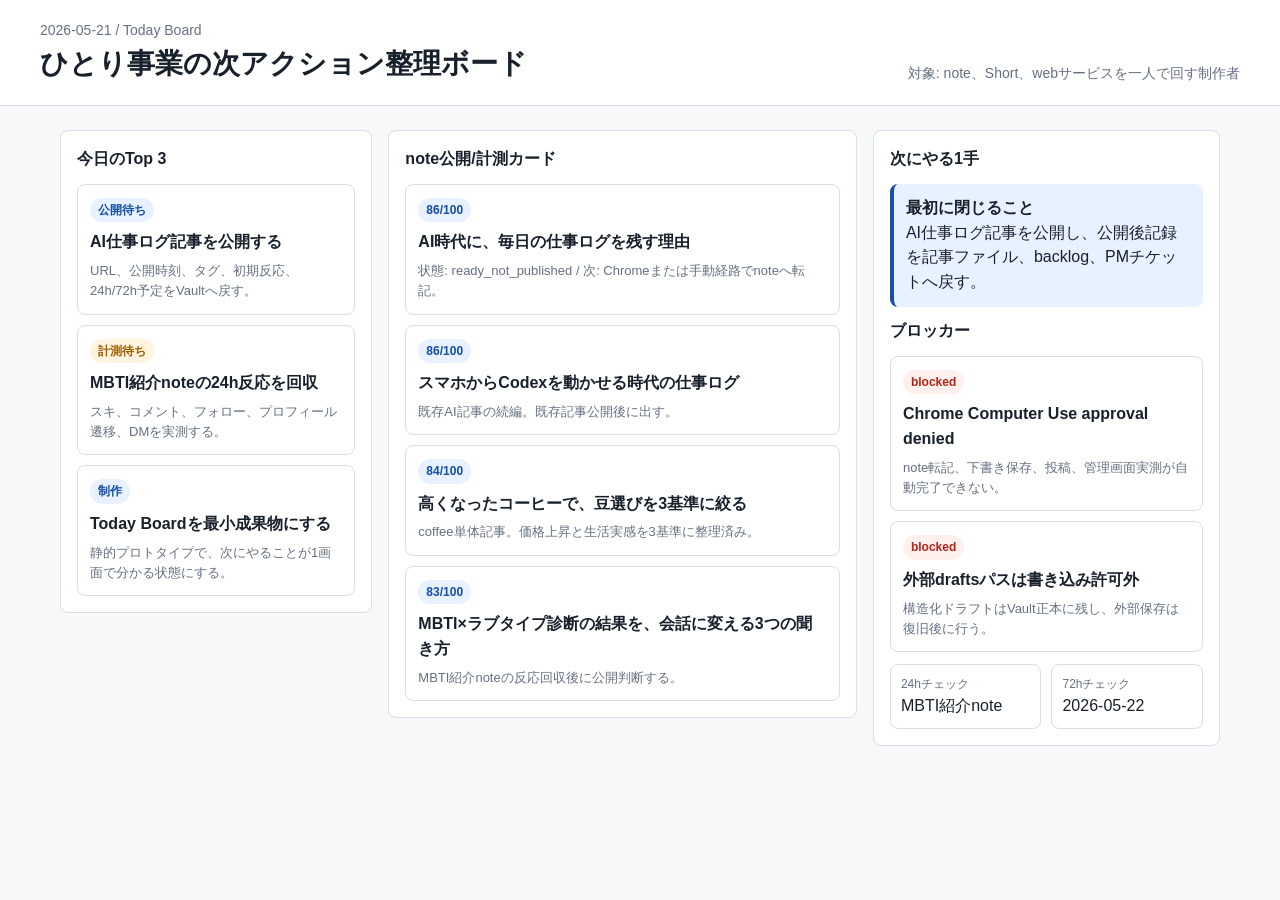
<file: Projects/solo-business-today-board/index.html>
<!doctype html>
<html lang="ja">
  <head>
    <meta charset="utf-8">
    <meta name="viewport" content="width=device-width, initial-scale=1">
    <title>Solo Business Today Board</title>
    <style>
      :root {
        color-scheme: light;
        --bg: #f7f8fa;
        --panel: #ffffff;
        --text: #18202b;
        --muted: #657080;
        --line: #d9dee7;
        --accent: #174ea6;
        --accent-soft: #e8f1ff;
        --warn: #a15c00;
        --warn-soft: #fff4df;
        --ok: #1a7f37;
        --ok-soft: #eaf7ee;
        --blocked: #b42318;
        --blocked-soft: #fff0ee;
      }

      * {
        box-sizing: border-box;
      }

      body {
        margin: 0;
        background: var(--bg);
        color: var(--text);
        font-family: -apple-system, BlinkMacSystemFont, "Segoe UI", sans-serif;
        line-height: 1.55;
      }

      header {
        border-bottom: 1px solid var(--line);
        background: var(--panel);
        padding: 20px clamp(16px, 4vw, 40px);
      }

      .header-row {
        display: flex;
        flex-wrap: wrap;
        gap: 12px 24px;
        align-items: end;
        justify-content: space-between;
        max-width: 1240px;
        margin: 0 auto;
      }

      h1,
      h2,
      h3,
      p {
        margin: 0;
      }

      h1 {
        font-size: 28px;
        letter-spacing: 0;
      }

      .date {
        color: var(--muted);
        font-size: 14px;
      }

      main {
        max-width: 1240px;
        margin: 0 auto;
        padding: 24px clamp(16px, 4vw, 40px) 40px;
      }

      .board {
        display: grid;
        grid-template-columns: minmax(220px, 0.9fr) minmax(320px, 1.35fr) minmax(260px, 1fr);
        gap: 16px;
        align-items: start;
      }

      section {
        background: var(--panel);
        border: 1px solid var(--line);
        border-radius: 8px;
        padding: 16px;
      }

      section > h2 {
        font-size: 16px;
        margin-bottom: 12px;
      }

      .task-list,
      .card-list,
      .blocker-list {
        display: grid;
        gap: 10px;
      }

      .task,
      .work-card,
      .blocker {
        border: 1px solid var(--line);
        border-radius: 8px;
        padding: 12px;
        background: #fff;
      }

      .task strong,
      .work-card strong,
      .blocker strong {
        display: block;
        margin-bottom: 6px;
      }

      .meta {
        color: var(--muted);
        font-size: 13px;
      }

      .status {
        display: inline-flex;
        align-items: center;
        border-radius: 999px;
        font-size: 12px;
        font-weight: 700;
        padding: 3px 8px;
        margin-bottom: 8px;
      }

      .status.ready {
        background: var(--accent-soft);
        color: var(--accent);
      }

      .status.measure {
        background: var(--warn-soft);
        color: var(--warn);
      }

      .status.done {
        background: var(--ok-soft);
        color: var(--ok);
      }

      .status.blocked {
        background: var(--blocked-soft);
        color: var(--blocked);
      }

      .next-action {
        border-left: 4px solid var(--accent);
        background: var(--accent-soft);
        padding: 12px;
        border-radius: 8px;
        margin-bottom: 12px;
      }

      .small-grid {
        display: grid;
        grid-template-columns: repeat(2, minmax(0, 1fr));
        gap: 10px;
        margin-top: 12px;
      }

      .metric {
        border: 1px solid var(--line);
        border-radius: 8px;
        padding: 10px;
      }

      .metric span {
        display: block;
        color: var(--muted);
        font-size: 12px;
      }

      @media (max-width: 920px) {
        .board {
          grid-template-columns: 1fr;
        }
      }
    </style>
  </head>
  <body>
    <header>
      <div class="header-row">
        <div>
          <p class="date">2026-05-21 / Today Board</p>
          <h1>ひとり事業の次アクション整理ボード</h1>
        </div>
        <p class="date">対象: note、Short、webサービスを一人で回す制作者</p>
      </div>
    </header>

    <main>
      <div class="board">
        <section aria-labelledby="top3">
          <h2 id="top3">今日のTop 3</h2>
          <div class="task-list">
            <article class="task">
              <span class="status ready">公開待ち</span>
              <strong>AI仕事ログ記事を公開する</strong>
              <p class="meta">URL、公開時刻、タグ、初期反応、24h/72h予定をVaultへ戻す。</p>
            </article>
            <article class="task">
              <span class="status measure">計測待ち</span>
              <strong>MBTI紹介noteの24h反応を回収</strong>
              <p class="meta">スキ、コメント、フォロー、プロフィール遷移、DMを実測する。</p>
            </article>
            <article class="task">
              <span class="status ready">制作</span>
              <strong>Today Boardを最小成果物にする</strong>
              <p class="meta">静的プロトタイプで、次にやることが1画面で分かる状態にする。</p>
            </article>
          </div>
        </section>

        <section aria-labelledby="publishing">
          <h2 id="publishing">note公開/計測カード</h2>
          <div class="card-list">
            <article class="work-card">
              <span class="status ready">86/100</span>
              <strong>AI時代に、毎日の仕事ログを残す理由</strong>
              <p class="meta">状態: ready_not_published / 次: Chromeまたは手動経路でnoteへ転記。</p>
            </article>
            <article class="work-card">
              <span class="status ready">86/100</span>
              <strong>スマホからCodexを動かせる時代の仕事ログ</strong>
              <p class="meta">既存AI記事の続編。既存記事公開後に出す。</p>
            </article>
            <article class="work-card">
              <span class="status ready">84/100</span>
              <strong>高くなったコーヒーで、豆選びを3基準に絞る</strong>
              <p class="meta">coffee単体記事。価格上昇と生活実感を3基準に整理済み。</p>
            </article>
            <article class="work-card">
              <span class="status ready">83/100</span>
              <strong>MBTI×ラブタイプ診断の結果を、会話に変える3つの聞き方</strong>
              <p class="meta">MBTI紹介noteの反応回収後に公開判断する。</p>
            </article>
          </div>
        </section>

        <section aria-labelledby="next">
          <h2 id="next">次にやる1手</h2>
          <div class="next-action">
            <strong>最初に閉じること</strong>
            <p>AI仕事ログ記事を公開し、公開後記録を記事ファイル、backlog、PMチケットへ戻す。</p>
          </div>

          <h2>ブロッカー</h2>
          <div class="blocker-list">
            <article class="blocker">
              <span class="status blocked">blocked</span>
              <strong>Chrome Computer Use approval denied</strong>
              <p class="meta">note転記、下書き保存、投稿、管理画面実測が自動完了できない。</p>
            </article>
            <article class="blocker">
              <span class="status blocked">blocked</span>
              <strong>外部draftsパスは書き込み許可外</strong>
              <p class="meta">構造化ドラフトはVault正本に残し、外部保存は復旧後に行う。</p>
            </article>
          </div>

          <div class="small-grid" aria-label="checkpoint metrics">
            <div class="metric">
              <span>24hチェック</span>
              MBTI紹介note
            </div>
            <div class="metric">
              <span>72hチェック</span>
              2026-05-22
            </div>
          </div>
        </section>
      </div>
    </main>
  </body>
</html>
</file>
